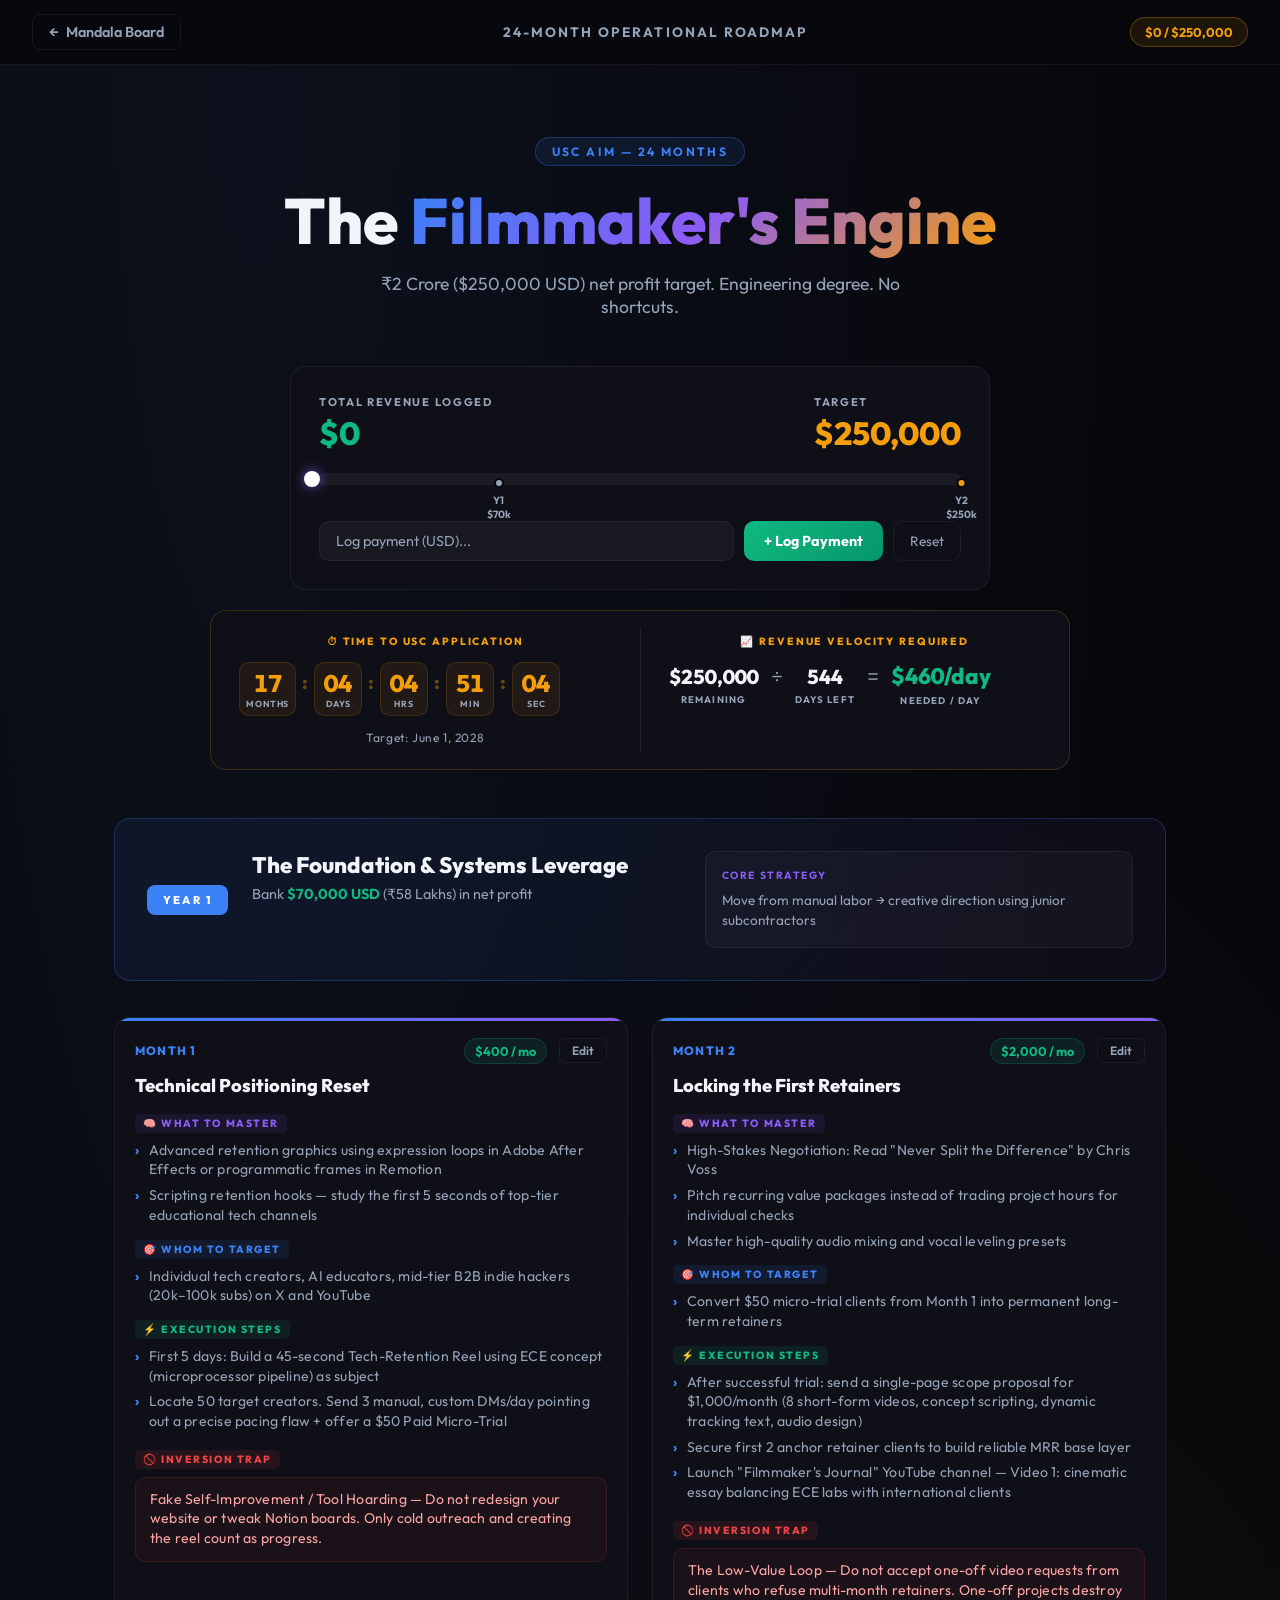
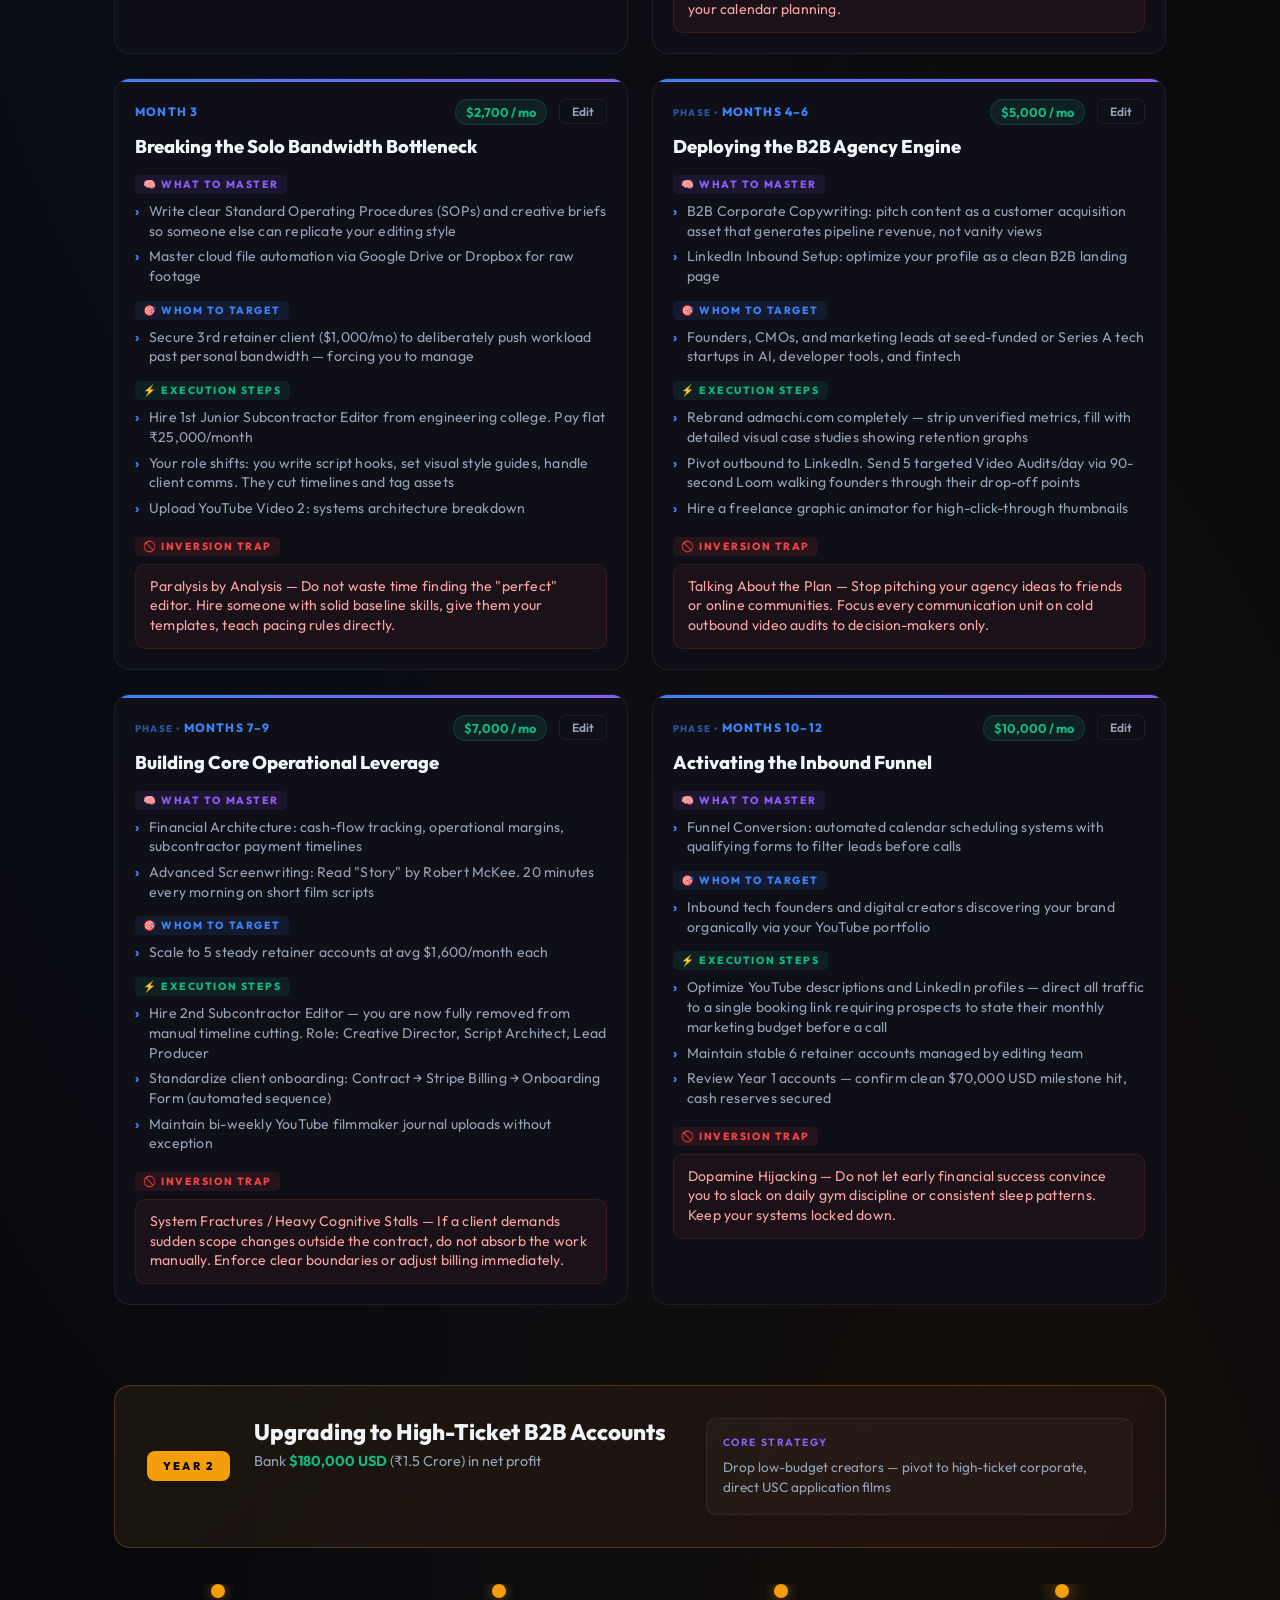
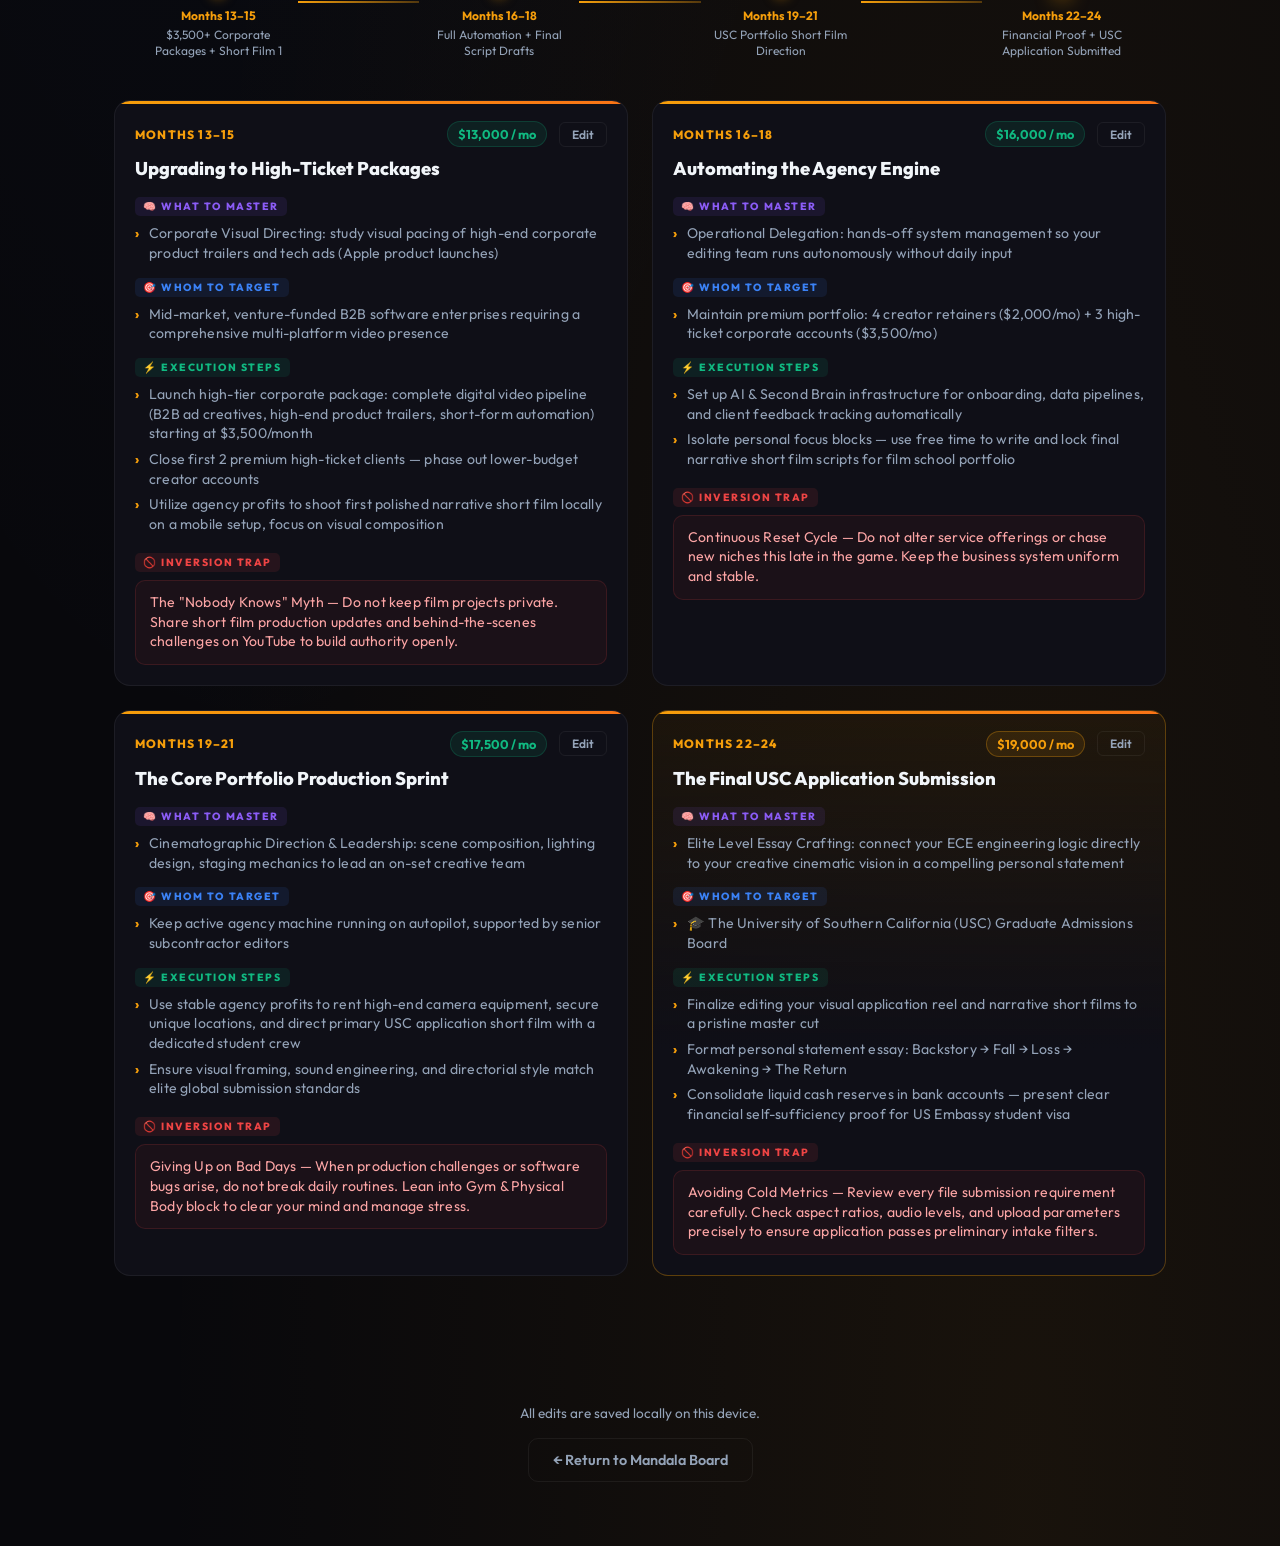
<file: roadmap.html>
<!DOCTYPE html>
<html lang="en">
<head>
  <meta charset="UTF-8">
  <meta name="viewport" content="width=device-width, initial-scale=1.0">
  <title>24-Month Roadmap | The Filmmaker's Grid</title>
  <link rel="manifest" href="manifest.json">
  <meta name="theme-color" content="#0a0a0a">
  <link rel="preconnect" href="https://fonts.googleapis.com">
  <link rel="preconnect" href="https://fonts.gstatic.com" crossorigin>
  <link href="https://fonts.googleapis.com/css2?family=Outfit:wght@300;400;600;800&display=swap" rel="stylesheet">
  <link rel="stylesheet" href="roadmap.css?v=3">
</head>
<body>

  <!-- 3 AM Lockout Overlay -->
  <div id="lockout-overlay" class="lockout-overlay" style="display:none;">
    <div class="lockout-content">
      <div class="lockout-icon">⚠️</div>
      <h1>"Screen Glare at 3 AM</h1>
      <h2>Dehydration Migraine</h2>
      <h3>System Failure."</h3>
      <p>Your inversion grid flagged this session. Interface locked until 6:00 AM.</p>
      <p class="lockout-time" id="lockout-time"></p>
    </div>
  </div>

  <!-- Nav -->
  <nav class="roadmap-nav">
    <a href="index.html" class="back-btn">
      <span>←</span> Mandala Board
    </a>
    <div class="nav-title">24-Month Operational Roadmap</div>
    <div class="nav-right">
      <div class="progress-pill">
        <span id="nav-progress-text">$0 / $250,000</span>
      </div>
    </div>
  </nav>

  <!-- Hero -->
  <header class="roadmap-hero">
    <div class="hero-badge">USC AIM — 24 MONTHS</div>
    <h1>The <span class="gradient-text">Filmmaker's Engine</span></h1>
    <p>₹2 Crore ($250,000 USD) net profit target. Engineering degree. No shortcuts.</p>

    <!-- Revenue Progress Bar -->
    <div class="revenue-tracker">
      <div class="revenue-header">
        <div>
          <div class="revenue-label">TOTAL REVENUE LOGGED</div>
          <div class="revenue-amount" id="revenue-display">$0</div>
        </div>
        <div class="revenue-target">
          <div class="revenue-label">TARGET</div>
          <div class="revenue-amount target">$250,000</div>
        </div>
      </div>
      <div class="progress-bar-track">
        <div class="progress-bar-fill" id="progress-bar-fill"></div>
        <div class="progress-bar-milestone" style="left: 28%">
          <div class="milestone-dot"></div>
          <div class="milestone-label">Y1<br/>$70k</div>
        </div>
        <div class="progress-bar-milestone" style="left: 100%">
          <div class="milestone-dot gold"></div>
          <div class="milestone-label">Y2<br/>$250k</div>
        </div>
      </div>
      <div class="revenue-actions">
        <input type="number" id="revenue-input" class="revenue-input" placeholder="Log payment (USD)..." min="0">
        <button id="log-revenue-btn" class="log-revenue-btn">+ Log Payment</button>
        <button id="reset-revenue-btn" class="reset-btn">Reset</button>
      </div>
    </div>

    <!-- USC Countdown Widget -->
    <div class="usc-widget">
      <div class="usc-countdown-block">
        <div class="usc-label">⏱ TIME TO USC APPLICATION</div>
        <div class="usc-timer" id="usc-timer">
          <div class="usc-unit"><span id="usc-months">--</span><small>months</small></div>
          <div class="usc-sep">:</div>
          <div class="usc-unit"><span id="usc-days">--</span><small>days</small></div>
          <div class="usc-sep">:</div>
          <div class="usc-unit"><span id="usc-hours">--</span><small>hrs</small></div>
          <div class="usc-sep">:</div>
          <div class="usc-unit"><span id="usc-mins">--</span><small>min</small></div>
          <div class="usc-sep">:</div>
          <div class="usc-unit"><span id="usc-secs">--</span><small>sec</small></div>
        </div>
        <div class="usc-deadline">Target: June 1, 2028</div>
      </div>

      <div class="usc-divider"></div>

      <div class="usc-velocity-block">
        <div class="usc-label">📈 REVENUE VELOCITY REQUIRED</div>
        <div class="velocity-row">
          <div class="velocity-stat">
            <div class="velocity-value" id="vel-remaining">$250,000</div>
            <div class="velocity-key">REMAINING</div>
          </div>
          <div class="velocity-op">÷</div>
          <div class="velocity-stat">
            <div class="velocity-value" id="vel-days">---</div>
            <div class="velocity-key">DAYS LEFT</div>
          </div>
          <div class="velocity-op">=</div>
          <div class="velocity-stat highlight">
            <div class="velocity-value" id="vel-per-day">---</div>
            <div class="velocity-key">NEEDED / DAY</div>
          </div>
        </div>
        <div class="velocity-alert" id="velocity-alert"></div>
      </div>
    </div>
  </header>

  <!-- Year 1 -->
  <section class="year-section" id="year1">
    <div class="year-header year1-header">
      <div class="year-badge">YEAR 1</div>
      <div class="year-info">
        <h2>The Foundation & Systems Leverage</h2>
        <p>Bank <strong>$70,000 USD</strong> (₹58 Lakhs) in net profit</p>
      </div>
      <div class="year-strategy">
        <span class="strategy-label">CORE STRATEGY</span>
        Move from manual labor → creative direction using junior subcontractors
      </div>
    </div>

    <div class="months-grid" id="months-grid-y1">

      <!-- Month 1 -->
      <div class="month-card" data-month="1">
        <div class="month-header">
          <div class="month-num">Month 1</div>
          <div class="month-target">$400 / mo</div>
          <button class="month-edit-btn" onclick="toggleEdit(this)">Edit</button>
        </div>
        <div class="month-title-display">Technical Positioning Reset</div>
        <input class="month-title-input" style="display:none;" value="Technical Positioning Reset">

        <div class="month-body">
          <div class="month-section">
            <div class="section-label learn-label">🧠 WHAT TO MASTER</div>
            <ul class="month-list editable-list">
              <li>Advanced retention graphics using expression loops in Adobe After Effects or programmatic frames in Remotion</li>
              <li>Scripting retention hooks — study the first 5 seconds of top-tier educational tech channels</li>
            </ul>
          </div>
          <div class="month-section">
            <div class="section-label target-label">🎯 WHOM TO TARGET</div>
            <ul class="month-list editable-list">
              <li>Individual tech creators, AI educators, mid-tier B2B indie hackers (20k–100k subs) on X and YouTube</li>
            </ul>
          </div>
          <div class="month-section">
            <div class="section-label exec-label">⚡ EXECUTION STEPS</div>
            <ul class="month-list editable-list">
              <li>First 5 days: Build a 45-second Tech-Retention Reel using ECE concept (microprocessor pipeline) as subject</li>
              <li>Locate 50 target creators. Send 3 manual, custom DMs/day pointing out a precise pacing flaw + offer a $50 Paid Micro-Trial</li>
            </ul>
          </div>
          <div class="month-section inversion-section">
            <div class="section-label inv-label">🚫 INVERSION TRAP</div>
            <div class="inversion-trap editable-trap">Fake Self-Improvement / Tool Hoarding — Do not redesign your website or tweak Notion boards. Only cold outreach and creating the reel count as progress.</div>
          </div>
        </div>
      </div>

      <!-- Month 2 -->
      <div class="month-card" data-month="2">
        <div class="month-header">
          <div class="month-num">Month 2</div>
          <div class="month-target">$2,000 / mo</div>
          <button class="month-edit-btn" onclick="toggleEdit(this)">Edit</button>
        </div>
        <div class="month-title-display">Locking the First Retainers</div>
        <input class="month-title-input" style="display:none;" value="Locking the First Retainers">

        <div class="month-body">
          <div class="month-section">
            <div class="section-label learn-label">🧠 WHAT TO MASTER</div>
            <ul class="month-list editable-list">
              <li>High-Stakes Negotiation: Read "Never Split the Difference" by Chris Voss</li>
              <li>Pitch recurring value packages instead of trading project hours for individual checks</li>
              <li>Master high-quality audio mixing and vocal leveling presets</li>
            </ul>
          </div>
          <div class="month-section">
            <div class="section-label target-label">🎯 WHOM TO TARGET</div>
            <ul class="month-list editable-list">
              <li>Convert $50 micro-trial clients from Month 1 into permanent long-term retainers</li>
            </ul>
          </div>
          <div class="month-section">
            <div class="section-label exec-label">⚡ EXECUTION STEPS</div>
            <ul class="month-list editable-list">
              <li>After successful trial: send a single-page scope proposal for $1,000/month (8 short-form videos, concept scripting, dynamic tracking text, audio design)</li>
              <li>Secure first 2 anchor retainer clients to build reliable MRR base layer</li>
              <li>Launch "Filmmaker's Journal" YouTube channel — Video 1: cinematic essay balancing ECE labs with international clients</li>
            </ul>
          </div>
          <div class="month-section inversion-section">
            <div class="section-label inv-label">🚫 INVERSION TRAP</div>
            <div class="inversion-trap editable-trap">The Low-Value Loop — Do not accept one-off video requests from clients who refuse multi-month retainers. One-off projects destroy your calendar planning.</div>
          </div>
        </div>
      </div>

      <!-- Month 3 -->
      <div class="month-card" data-month="3">
        <div class="month-header">
          <div class="month-num">Month 3</div>
          <div class="month-target">$2,700 / mo</div>
          <button class="month-edit-btn" onclick="toggleEdit(this)">Edit</button>
        </div>
        <div class="month-title-display">Breaking the Solo Bandwidth Bottleneck</div>
        <input class="month-title-input" style="display:none;" value="Breaking the Solo Bandwidth Bottleneck">

        <div class="month-body">
          <div class="month-section">
            <div class="section-label learn-label">🧠 WHAT TO MASTER</div>
            <ul class="month-list editable-list">
              <li>Write clear Standard Operating Procedures (SOPs) and creative briefs so someone else can replicate your editing style</li>
              <li>Master cloud file automation via Google Drive or Dropbox for raw footage</li>
            </ul>
          </div>
          <div class="month-section">
            <div class="section-label target-label">🎯 WHOM TO TARGET</div>
            <ul class="month-list editable-list">
              <li>Secure 3rd retainer client ($1,000/mo) to deliberately push workload past personal bandwidth — forcing you to manage</li>
            </ul>
          </div>
          <div class="month-section">
            <div class="section-label exec-label">⚡ EXECUTION STEPS</div>
            <ul class="month-list editable-list">
              <li>Hire 1st Junior Subcontractor Editor from engineering college. Pay flat ₹25,000/month</li>
              <li>Your role shifts: you write script hooks, set visual style guides, handle client comms. They cut timelines and tag assets</li>
              <li>Upload YouTube Video 2: systems architecture breakdown</li>
            </ul>
          </div>
          <div class="month-section inversion-section">
            <div class="section-label inv-label">🚫 INVERSION TRAP</div>
            <div class="inversion-trap editable-trap">Paralysis by Analysis — Do not waste time finding the "perfect" editor. Hire someone with solid baseline skills, give them your templates, teach pacing rules directly.</div>
          </div>
        </div>
      </div>

      <!-- Months 4-6 -->
      <div class="month-card phase-card" data-month="4">
        <div class="month-header">
          <div class="month-num">Months 4–6</div>
          <div class="month-target">$5,000 / mo</div>
          <button class="month-edit-btn" onclick="toggleEdit(this)">Edit</button>
        </div>
        <div class="month-title-display">Deploying the B2B Agency Engine</div>
        <input class="month-title-input" style="display:none;" value="Deploying the B2B Agency Engine">

        <div class="month-body">
          <div class="month-section">
            <div class="section-label learn-label">🧠 WHAT TO MASTER</div>
            <ul class="month-list editable-list">
              <li>B2B Corporate Copywriting: pitch content as a customer acquisition asset that generates pipeline revenue, not vanity views</li>
              <li>LinkedIn Inbound Setup: optimize your profile as a clean B2B landing page</li>
            </ul>
          </div>
          <div class="month-section">
            <div class="section-label target-label">🎯 WHOM TO TARGET</div>
            <ul class="month-list editable-list">
              <li>Founders, CMOs, and marketing leads at seed-funded or Series A tech startups in AI, developer tools, and fintech</li>
            </ul>
          </div>
          <div class="month-section">
            <div class="section-label exec-label">⚡ EXECUTION STEPS</div>
            <ul class="month-list editable-list">
              <li>Rebrand admachi.com completely — strip unverified metrics, fill with detailed visual case studies showing retention graphs</li>
              <li>Pivot outbound to LinkedIn. Send 5 targeted Video Audits/day via 90-second Loom walking founders through their drop-off points</li>
              <li>Hire a freelance graphic animator for high-click-through thumbnails</li>
            </ul>
          </div>
          <div class="month-section inversion-section">
            <div class="section-label inv-label">🚫 INVERSION TRAP</div>
            <div class="inversion-trap editable-trap">Talking About the Plan — Stop pitching your agency ideas to friends or online communities. Focus every communication unit on cold outbound video audits to decision-makers only.</div>
          </div>
        </div>
      </div>

      <!-- Months 7-9 -->
      <div class="month-card phase-card" data-month="7">
        <div class="month-header">
          <div class="month-num">Months 7–9</div>
          <div class="month-target">$7,000 / mo</div>
          <button class="month-edit-btn" onclick="toggleEdit(this)">Edit</button>
        </div>
        <div class="month-title-display">Building Core Operational Leverage</div>
        <input class="month-title-input" style="display:none;" value="Building Core Operational Leverage">

        <div class="month-body">
          <div class="month-section">
            <div class="section-label learn-label">🧠 WHAT TO MASTER</div>
            <ul class="month-list editable-list">
              <li>Financial Architecture: cash-flow tracking, operational margins, subcontractor payment timelines</li>
              <li>Advanced Screenwriting: Read "Story" by Robert McKee. 20 minutes every morning on short film scripts</li>
            </ul>
          </div>
          <div class="month-section">
            <div class="section-label target-label">🎯 WHOM TO TARGET</div>
            <ul class="month-list editable-list">
              <li>Scale to 5 steady retainer accounts at avg $1,600/month each</li>
            </ul>
          </div>
          <div class="month-section">
            <div class="section-label exec-label">⚡ EXECUTION STEPS</div>
            <ul class="month-list editable-list">
              <li>Hire 2nd Subcontractor Editor — you are now fully removed from manual timeline cutting. Role: Creative Director, Script Architect, Lead Producer</li>
              <li>Standardize client onboarding: Contract → Stripe Billing → Onboarding Form (automated sequence)</li>
              <li>Maintain bi-weekly YouTube filmmaker journal uploads without exception</li>
            </ul>
          </div>
          <div class="month-section inversion-section">
            <div class="section-label inv-label">🚫 INVERSION TRAP</div>
            <div class="inversion-trap editable-trap">System Fractures / Heavy Cognitive Stalls — If a client demands sudden scope changes outside the contract, do not absorb the work manually. Enforce clear boundaries or adjust billing immediately.</div>
          </div>
        </div>
      </div>

      <!-- Months 10-12 -->
      <div class="month-card phase-card" data-month="10">
        <div class="month-header">
          <div class="month-num">Months 10–12</div>
          <div class="month-target">$10,000 / mo</div>
          <button class="month-edit-btn" onclick="toggleEdit(this)">Edit</button>
        </div>
        <div class="month-title-display">Activating the Inbound Funnel</div>
        <input class="month-title-input" style="display:none;" value="Activating the Inbound Funnel">

        <div class="month-body">
          <div class="month-section">
            <div class="section-label learn-label">🧠 WHAT TO MASTER</div>
            <ul class="month-list editable-list">
              <li>Funnel Conversion: automated calendar scheduling systems with qualifying forms to filter leads before calls</li>
            </ul>
          </div>
          <div class="month-section">
            <div class="section-label target-label">🎯 WHOM TO TARGET</div>
            <ul class="month-list editable-list">
              <li>Inbound tech founders and digital creators discovering your brand organically via your YouTube portfolio</li>
            </ul>
          </div>
          <div class="month-section">
            <div class="section-label exec-label">⚡ EXECUTION STEPS</div>
            <ul class="month-list editable-list">
              <li>Optimize YouTube descriptions and LinkedIn profiles — direct all traffic to a single booking link requiring prospects to state their monthly marketing budget before a call</li>
              <li>Maintain stable 6 retainer accounts managed by editing team</li>
              <li>Review Year 1 accounts — confirm clean $70,000 USD milestone hit, cash reserves secured</li>
            </ul>
          </div>
          <div class="month-section inversion-section">
            <div class="section-label inv-label">🚫 INVERSION TRAP</div>
            <div class="inversion-trap editable-trap">Dopamine Hijacking — Do not let early financial success convince you to slack on daily gym discipline or consistent sleep patterns. Keep your systems locked down.</div>
          </div>
        </div>
      </div>

    </div>
  </section>

  <!-- Year 2 -->
  <section class="year-section" id="year2">
    <div class="year-header year2-header">
      <div class="year-badge y2-badge">YEAR 2</div>
      <div class="year-info">
        <h2>Upgrading to High-Ticket B2B Accounts</h2>
        <p>Bank <strong>$180,000 USD</strong> (₹1.5 Crore) in net profit</p>
      </div>
      <div class="year-strategy">
        <span class="strategy-label">CORE STRATEGY</span>
        Drop low-budget creators — pivot to high-ticket corporate, direct USC application films
      </div>
    </div>

    <!-- Year 2 Pipeline Timeline -->
    <div class="pipeline-timeline">
      <div class="pipeline-step">
        <div class="pipeline-dot"></div>
        <div class="pipeline-label">Months 13–15</div>
        <div class="pipeline-desc">$3,500+ Corporate Packages + Short Film 1</div>
      </div>
      <div class="pipeline-connector"></div>
      <div class="pipeline-step">
        <div class="pipeline-dot"></div>
        <div class="pipeline-label">Months 16–18</div>
        <div class="pipeline-desc">Full Automation + Final Script Drafts</div>
      </div>
      <div class="pipeline-connector"></div>
      <div class="pipeline-step">
        <div class="pipeline-dot"></div>
        <div class="pipeline-label">Months 19–21</div>
        <div class="pipeline-desc">USC Portfolio Short Film Direction</div>
      </div>
      <div class="pipeline-connector"></div>
      <div class="pipeline-step">
        <div class="pipeline-dot gold-dot"></div>
        <div class="pipeline-label">Months 22–24</div>
        <div class="pipeline-desc">Financial Proof + USC Application Submitted</div>
      </div>
    </div>

    <div class="months-grid" id="months-grid-y2">

      <!-- Months 13-15 -->
      <div class="month-card y2-card" data-month="13">
        <div class="month-header">
          <div class="month-num">Months 13–15</div>
          <div class="month-target">$13,000 / mo</div>
          <button class="month-edit-btn" onclick="toggleEdit(this)">Edit</button>
        </div>
        <div class="month-title-display">Upgrading to High-Ticket Packages</div>
        <input class="month-title-input" style="display:none;" value="Upgrading to High-Ticket Packages">

        <div class="month-body">
          <div class="month-section">
            <div class="section-label learn-label">🧠 WHAT TO MASTER</div>
            <ul class="month-list editable-list">
              <li>Corporate Visual Directing: study visual pacing of high-end corporate product trailers and tech ads (Apple product launches)</li>
            </ul>
          </div>
          <div class="month-section">
            <div class="section-label target-label">🎯 WHOM TO TARGET</div>
            <ul class="month-list editable-list">
              <li>Mid-market, venture-funded B2B software enterprises requiring a comprehensive multi-platform video presence</li>
            </ul>
          </div>
          <div class="month-section">
            <div class="section-label exec-label">⚡ EXECUTION STEPS</div>
            <ul class="month-list editable-list">
              <li>Launch high-tier corporate package: complete digital video pipeline (B2B ad creatives, high-end product trailers, short-form automation) starting at $3,500/month</li>
              <li>Close first 2 premium high-ticket clients — phase out lower-budget creator accounts</li>
              <li>Utilize agency profits to shoot first polished narrative short film locally on a mobile setup, focus on visual composition</li>
            </ul>
          </div>
          <div class="month-section inversion-section">
            <div class="section-label inv-label">🚫 INVERSION TRAP</div>
            <div class="inversion-trap editable-trap">The "Nobody Knows" Myth — Do not keep film projects private. Share short film production updates and behind-the-scenes challenges on YouTube to build authority openly.</div>
          </div>
        </div>
      </div>

      <!-- Months 16-18 -->
      <div class="month-card y2-card" data-month="16">
        <div class="month-header">
          <div class="month-num">Months 16–18</div>
          <div class="month-target">$16,000 / mo</div>
          <button class="month-edit-btn" onclick="toggleEdit(this)">Edit</button>
        </div>
        <div class="month-title-display">Automating the Agency Engine</div>
        <input class="month-title-input" style="display:none;" value="Automating the Agency Engine">

        <div class="month-body">
          <div class="month-section">
            <div class="section-label learn-label">🧠 WHAT TO MASTER</div>
            <ul class="month-list editable-list">
              <li>Operational Delegation: hands-off system management so your editing team runs autonomously without daily input</li>
            </ul>
          </div>
          <div class="month-section">
            <div class="section-label target-label">🎯 WHOM TO TARGET</div>
            <ul class="month-list editable-list">
              <li>Maintain premium portfolio: 4 creator retainers ($2,000/mo) + 3 high-ticket corporate accounts ($3,500/mo)</li>
            </ul>
          </div>
          <div class="month-section">
            <div class="section-label exec-label">⚡ EXECUTION STEPS</div>
            <ul class="month-list editable-list">
              <li>Set up AI & Second Brain infrastructure for onboarding, data pipelines, and client feedback tracking automatically</li>
              <li>Isolate personal focus blocks — use free time to write and lock final narrative short film scripts for film school portfolio</li>
            </ul>
          </div>
          <div class="month-section inversion-section">
            <div class="section-label inv-label">🚫 INVERSION TRAP</div>
            <div class="inversion-trap editable-trap">Continuous Reset Cycle — Do not alter service offerings or chase new niches this late in the game. Keep the business system uniform and stable.</div>
          </div>
        </div>
      </div>

      <!-- Months 19-21 -->
      <div class="month-card y2-card" data-month="19">
        <div class="month-header">
          <div class="month-num">Months 19–21</div>
          <div class="month-target">$17,500 / mo</div>
          <button class="month-edit-btn" onclick="toggleEdit(this)">Edit</button>
        </div>
        <div class="month-title-display">The Core Portfolio Production Sprint</div>
        <input class="month-title-input" style="display:none;" value="The Core Portfolio Production Sprint">

        <div class="month-body">
          <div class="month-section">
            <div class="section-label learn-label">🧠 WHAT TO MASTER</div>
            <ul class="month-list editable-list">
              <li>Cinematographic Direction & Leadership: scene composition, lighting design, staging mechanics to lead an on-set creative team</li>
            </ul>
          </div>
          <div class="month-section">
            <div class="section-label target-label">🎯 WHOM TO TARGET</div>
            <ul class="month-list editable-list">
              <li>Keep active agency machine running on autopilot, supported by senior subcontractor editors</li>
            </ul>
          </div>
          <div class="month-section">
            <div class="section-label exec-label">⚡ EXECUTION STEPS</div>
            <ul class="month-list editable-list">
              <li>Use stable agency profits to rent high-end camera equipment, secure unique locations, and direct primary USC application short film with a dedicated student crew</li>
              <li>Ensure visual framing, sound engineering, and directorial style match elite global submission standards</li>
            </ul>
          </div>
          <div class="month-section inversion-section">
            <div class="section-label inv-label">🚫 INVERSION TRAP</div>
            <div class="inversion-trap editable-trap">Giving Up on Bad Days — When production challenges or software bugs arise, do not break daily routines. Lean into Gym & Physical Body block to clear your mind and manage stress.</div>
          </div>
        </div>
      </div>

      <!-- Months 22-24 -->
      <div class="month-card y2-card finale-card" data-month="22">
        <div class="month-header">
          <div class="month-num">Months 22–24</div>
          <div class="month-target gold-target">$19,000 / mo</div>
          <button class="month-edit-btn" onclick="toggleEdit(this)">Edit</button>
        </div>
        <div class="month-title-display">The Final USC Application Submission</div>
        <input class="month-title-input" style="display:none;" value="The Final USC Application Submission">

        <div class="month-body">
          <div class="month-section">
            <div class="section-label learn-label">🧠 WHAT TO MASTER</div>
            <ul class="month-list editable-list">
              <li>Elite Level Essay Crafting: connect your ECE engineering logic directly to your creative cinematic vision in a compelling personal statement</li>
            </ul>
          </div>
          <div class="month-section">
            <div class="section-label target-label">🎯 WHOM TO TARGET</div>
            <ul class="month-list editable-list">
              <li>🎓 The University of Southern California (USC) Graduate Admissions Board</li>
            </ul>
          </div>
          <div class="month-section">
            <div class="section-label exec-label">⚡ EXECUTION STEPS</div>
            <ul class="month-list editable-list">
              <li>Finalize editing your visual application reel and narrative short films to a pristine master cut</li>
              <li>Format personal statement essay: Backstory → Fall → Loss → Awakening → The Return</li>
              <li>Consolidate liquid cash reserves in bank accounts — present clear financial self-sufficiency proof for US Embassy student visa</li>
            </ul>
          </div>
          <div class="month-section inversion-section">
            <div class="section-label inv-label">🚫 INVERSION TRAP</div>
            <div class="inversion-trap editable-trap">Avoiding Cold Metrics — Review every file submission requirement carefully. Check aspect ratios, audio levels, and upload parameters precisely to ensure application passes preliminary intake filters.</div>
          </div>
        </div>
      </div>

    </div>
  </section>

  <footer class="roadmap-footer">
    <p>All edits are saved locally on this device.</p>
    <a href="index.html" class="back-btn-footer">← Return to Mandala Board</a>
  </footer>

  <script src="roadmap.js?v=3"></script>
</body>
</html>
</file>
<file: roadmap.css>
/* ============================================
   ROADMAP PAGE CSS — The Filmmaker's Engine
   ============================================ */

:root {
  --bg: #08080c;
  --surface: #0f0f17;
  --surface2: #161622;
  --border: rgba(255,255,255,0.06);
  --text: #f1f5f9;
  --muted: #94a3b8;
  --accent-blue: #3b82f6;
  --accent-purple: #8b5cf6;
  --accent-gold: #f59e0b;
  --accent-red: #ef4444;
  --accent-green: #10b981;
  --y1-color: #3b82f6;
  --y2-color: #f59e0b;
  --radius: 16px;
  --transition: all 0.35s cubic-bezier(0.2, 0.8, 0.2, 1);
}

* { box-sizing: border-box; margin: 0; padding: 0; }

body {
  font-family: 'Outfit', sans-serif;
  background: var(--bg);
  color: var(--text);
  min-height: 100vh;
  background-image:
    radial-gradient(ellipse at 20% 0%, rgba(59, 130, 246, 0.07) 0%, transparent 60%),
    radial-gradient(ellipse at 80% 100%, rgba(245, 158, 11, 0.07) 0%, transparent 60%);
}

/* ── NAV ── */
.roadmap-nav {
  position: sticky;
  top: 0;
  z-index: 100;
  display: flex;
  align-items: center;
  justify-content: space-between;
  padding: 14px 32px;
  background: rgba(8,8,12,0.85);
  backdrop-filter: blur(20px);
  border-bottom: 1px solid var(--border);
}

.back-btn {
  display: flex;
  align-items: center;
  gap: 8px;
  color: var(--muted);
  text-decoration: none;
  font-size: 0.9rem;
  font-weight: 600;
  transition: var(--transition);
  padding: 8px 16px;
  border-radius: 8px;
  border: 1px solid var(--border);
}
.back-btn:hover {
  color: var(--text);
  border-color: rgba(255,255,255,0.2);
  background: rgba(255,255,255,0.04);
}

.nav-title {
  font-size: 0.85rem;
  font-weight: 700;
  text-transform: uppercase;
  letter-spacing: 0.15em;
  color: var(--muted);
}

.progress-pill {
  font-size: 0.8rem;
  font-weight: 700;
  color: var(--accent-gold);
  background: rgba(245, 158, 11, 0.1);
  border: 1px solid rgba(245, 158, 11, 0.3);
  padding: 6px 14px;
  border-radius: 100px;
}

/* ── LOCKOUT OVERLAY ── */
.lockout-overlay {
  position: fixed;
  inset: 0;
  z-index: 9999;
  background: rgba(0,0,0,0.97);
  display: flex;
  align-items: center;
  justify-content: center;
  text-align: center;
}

.lockout-content {
  max-width: 500px;
  padding: 60px 40px;
}

.lockout-icon { font-size: 4rem; margin-bottom: 24px; }

.lockout-content h1 {
  font-size: 2rem;
  font-weight: 800;
  color: var(--accent-red);
  line-height: 1.3;
  margin-bottom: 8px;
}
.lockout-content h2 {
  font-size: 1.6rem;
  font-weight: 800;
  color: #f97316;
  margin-bottom: 8px;
}
.lockout-content h3 {
  font-size: 1.3rem;
  font-weight: 800;
  color: var(--accent-gold);
  margin-bottom: 32px;
}
.lockout-content p { color: var(--muted); font-size: 0.95rem; line-height: 1.7; }
.lockout-time { margin-top: 20px; font-size: 2rem; font-weight: 800; color: var(--accent-red); }

/* ── HERO ── */
.roadmap-hero {
  max-width: 1000px;
  margin: 0 auto;
  padding: 72px 32px 48px;
  text-align: center;
}

.hero-badge {
  display: inline-block;
  font-size: 0.75rem;
  font-weight: 700;
  letter-spacing: 0.2em;
  text-transform: uppercase;
  color: var(--accent-blue);
  background: rgba(59, 130, 246, 0.1);
  border: 1px solid rgba(59, 130, 246, 0.3);
  padding: 6px 16px;
  border-radius: 100px;
  margin-bottom: 20px;
}

.roadmap-hero h1 {
  font-size: clamp(2.5rem, 6vw, 4rem);
  font-weight: 800;
  line-height: 1.1;
  margin-bottom: 16px;
}

.gradient-text {
  background: linear-gradient(135deg, var(--accent-blue), var(--accent-purple), var(--accent-gold));
  -webkit-background-clip: text;
  -webkit-text-fill-color: transparent;
  background-clip: text;
}

.roadmap-hero > p {
  color: var(--muted);
  font-size: 1.1rem;
  margin-bottom: 48px;
  max-width: 600px;
  margin-left: auto;
  margin-right: auto;
}

/* ── REVENUE TRACKER ── */
.revenue-tracker {
  background: var(--surface);
  border: 1px solid var(--border);
  border-radius: var(--radius);
  padding: 28px;
  max-width: 700px;
  margin: 0 auto;
  text-align: left;
}

.revenue-header {
  display: flex;
  justify-content: space-between;
  align-items: flex-start;
  margin-bottom: 20px;
}

.revenue-label {
  font-size: 0.7rem;
  font-weight: 700;
  letter-spacing: 0.15em;
  text-transform: uppercase;
  color: var(--muted);
  margin-bottom: 4px;
}

.revenue-amount {
  font-size: 2rem;
  font-weight: 800;
  color: var(--accent-green);
}

.revenue-amount.target {
  color: var(--accent-gold);
}

.progress-bar-track {
  position: relative;
  height: 12px;
  background: rgba(255,255,255,0.05);
  border-radius: 100px;
  overflow: visible;
  margin-bottom: 36px;
}

.progress-bar-fill {
  height: 100%;
  border-radius: 100px;
  background: linear-gradient(90deg, var(--accent-blue), var(--accent-purple), var(--accent-gold));
  transition: width 0.8s cubic-bezier(0.2, 0.8, 0.2, 1);
  width: 0%;
  position: relative;
}

.progress-bar-fill::after {
  content: '';
  position: absolute;
  right: -1px;
  top: -2px;
  width: 16px;
  height: 16px;
  background: white;
  border-radius: 50%;
  box-shadow: 0 0 12px rgba(139, 92, 246, 0.8);
}

.progress-bar-milestone {
  position: absolute;
  top: 100%;
  transform: translateX(-50%);
  display: flex;
  flex-direction: column;
  align-items: center;
  margin-top: 4px;
}

.milestone-dot {
  width: 10px;
  height: 10px;
  border-radius: 50%;
  background: var(--muted);
  margin-bottom: 6px;
  margin-top: -11px;
  border: 2px solid var(--bg);
  flex-shrink: 0;
}

.milestone-dot.gold { background: var(--accent-gold); }

.milestone-label {
  font-size: 0.65rem;
  font-weight: 700;
  color: var(--muted);
  text-align: center;
  line-height: 1.3;
  white-space: nowrap;
}

.revenue-actions {
  display: flex;
  gap: 10px;
  flex-wrap: wrap;
}

.revenue-input {
  flex: 1;
  min-width: 160px;
  background: rgba(255,255,255,0.04);
  border: 1px solid var(--border);
  border-radius: 10px;
  color: var(--text);
  font-family: 'Outfit', sans-serif;
  font-size: 0.9rem;
  padding: 10px 16px;
  outline: none;
  transition: var(--transition);
}
.revenue-input:focus { border-color: var(--accent-blue); }
.revenue-input::placeholder { color: var(--muted); }

.log-revenue-btn {
  background: linear-gradient(135deg, var(--accent-green), #059669);
  color: white;
  border: none;
  border-radius: 10px;
  font-family: 'Outfit', sans-serif;
  font-size: 0.9rem;
  font-weight: 700;
  padding: 10px 20px;
  cursor: pointer;
  transition: var(--transition);
}
.log-revenue-btn:hover { transform: translateY(-2px); box-shadow: 0 8px 20px rgba(16, 185, 129, 0.3); }

.reset-btn {
  background: transparent;
  color: var(--muted);
  border: 1px solid var(--border);
  border-radius: 10px;
  font-family: 'Outfit', sans-serif;
  font-size: 0.85rem;
  padding: 10px 16px;
  cursor: pointer;
  transition: var(--transition);
}
.reset-btn:hover { border-color: var(--accent-red); color: var(--accent-red); }

/* ── YEAR SECTION ── */
.year-section {
  max-width: 1100px;
  margin: 0 auto 80px;
  padding: 0 24px;
}

.year-header {
  display: grid;
  grid-template-columns: auto 1fr 1fr;
  gap: 24px;
  align-items: start;
  padding: 32px;
  border-radius: var(--radius);
  margin-bottom: 36px;
  border: 1px solid;
}

.year1-header {
  background: linear-gradient(135deg, rgba(59, 130, 246, 0.08), rgba(139, 92, 246, 0.05));
  border-color: rgba(59, 130, 246, 0.25);
}

.year2-header {
  background: linear-gradient(135deg, rgba(245, 158, 11, 0.08), rgba(239, 68, 68, 0.05));
  border-color: rgba(245, 158, 11, 0.25);
}

.year-badge {
  font-size: 0.7rem;
  font-weight: 800;
  letter-spacing: 0.2em;
  background: var(--accent-blue);
  color: white;
  padding: 8px 16px;
  border-radius: 8px;
  align-self: center;
  white-space: nowrap;
}

.y2-badge { background: var(--accent-gold); color: #000; }

.year-info h2 {
  font-size: 1.4rem;
  font-weight: 800;
  margin-bottom: 6px;
}

.year-info p { color: var(--muted); font-size: 0.9rem; }
.year-info strong { color: var(--accent-green); }

.year-strategy {
  background: rgba(255,255,255,0.03);
  border: 1px solid var(--border);
  border-radius: 10px;
  padding: 16px;
  font-size: 0.85rem;
  color: var(--muted);
  line-height: 1.5;
}

.strategy-label {
  display: block;
  font-size: 0.65rem;
  font-weight: 700;
  letter-spacing: 0.15em;
  text-transform: uppercase;
  color: var(--accent-purple);
  margin-bottom: 6px;
}

/* ── PIPELINE TIMELINE ── */
.pipeline-timeline {
  display: flex;
  align-items: center;
  justify-content: center;
  gap: 0;
  padding: 0 24px;
  margin-bottom: 40px;
  overflow-x: auto;
}

.pipeline-step {
  display: flex;
  flex-direction: column;
  align-items: center;
  text-align: center;
  min-width: 160px;
}

.pipeline-dot {
  width: 14px;
  height: 14px;
  border-radius: 50%;
  background: var(--accent-gold);
  margin-bottom: 10px;
  box-shadow: 0 0 12px rgba(245, 158, 11, 0.5);
  flex-shrink: 0;
}

.gold-dot { background: var(--accent-gold); box-shadow: 0 0 20px rgba(245, 158, 11, 0.8); }

.pipeline-label {
  font-size: 0.75rem;
  font-weight: 700;
  color: var(--accent-gold);
  margin-bottom: 4px;
}

.pipeline-desc {
  font-size: 0.75rem;
  color: var(--muted);
  max-width: 140px;
  line-height: 1.4;
}

.pipeline-connector {
  flex: 1;
  height: 2px;
  background: linear-gradient(90deg, var(--accent-gold), rgba(245, 158, 11, 0.3));
  min-width: 20px;
  margin-bottom: 40px;
}

/* ── MONTH CARDS ── */
.months-grid {
  display: grid;
  grid-template-columns: repeat(auto-fill, minmax(440px, 1fr));
  gap: 24px;
}

.month-card {
  background: var(--surface);
  border: 1px solid var(--border);
  border-radius: var(--radius);
  overflow: hidden;
  transition: var(--transition);
  position: relative;
}

.month-card::before {
  content: '';
  position: absolute;
  top: 0;
  left: 0;
  right: 0;
  height: 3px;
  background: linear-gradient(90deg, var(--y1-color), var(--accent-purple));
}

.y2-card::before {
  background: linear-gradient(90deg, var(--y2-color), #f97316);
}

.month-card:hover {
  border-color: rgba(255,255,255,0.12);
  transform: translateY(-3px);
  box-shadow: 0 20px 40px rgba(0,0,0,0.4);
}

.month-header {
  display: flex;
  align-items: center;
  gap: 12px;
  padding: 20px 20px 0;
}

.month-num {
  font-size: 0.75rem;
  font-weight: 800;
  letter-spacing: 0.1em;
  text-transform: uppercase;
  color: var(--accent-blue);
  flex: 1;
}

.y2-card .month-num { color: var(--accent-gold); }

.month-target {
  font-size: 0.8rem;
  font-weight: 700;
  color: var(--accent-green);
  background: rgba(16, 185, 129, 0.1);
  border: 1px solid rgba(16, 185, 129, 0.2);
  padding: 4px 10px;
  border-radius: 100px;
}

.gold-target {
  color: var(--accent-gold);
  background: rgba(245, 158, 11, 0.1);
  border: 1px solid rgba(245, 158, 11, 0.3);
}

.month-edit-btn {
  background: transparent;
  color: var(--muted);
  border: 1px solid var(--border);
  border-radius: 6px;
  font-family: 'Outfit', sans-serif;
  font-size: 0.75rem;
  font-weight: 600;
  padding: 4px 12px;
  cursor: pointer;
  transition: var(--transition);
}
.month-edit-btn:hover { border-color: var(--accent-blue); color: var(--accent-blue); }
.month-edit-btn.saving { border-color: var(--accent-green); color: var(--accent-green); }

.month-title-display {
  font-size: 1.15rem;
  font-weight: 800;
  padding: 10px 20px 16px;
  line-height: 1.3;
}

.month-title-input {
  width: calc(100% - 40px);
  margin: 10px 20px 16px;
  background: rgba(255,255,255,0.04);
  border: 1px dashed rgba(255,255,255,0.25);
  border-radius: 8px;
  color: var(--text);
  font-family: 'Outfit', sans-serif;
  font-size: 1.1rem;
  font-weight: 800;
  padding: 10px;
  outline: none;
  resize: none;
  transition: var(--transition);
}
.month-title-input:focus { border-color: var(--accent-blue); }

.month-body {
  padding: 0 20px 20px;
  display: flex;
  flex-direction: column;
  gap: 14px;
}

.month-section { display: flex; flex-direction: column; gap: 8px; }

.section-label {
  font-size: 0.65rem;
  font-weight: 800;
  letter-spacing: 0.15em;
  text-transform: uppercase;
  padding: 3px 8px;
  border-radius: 5px;
  display: inline-block;
  width: fit-content;
}

.learn-label { color: var(--accent-purple); background: rgba(139, 92, 246, 0.1); }
.target-label { color: var(--accent-blue); background: rgba(59, 130, 246, 0.1); }
.exec-label { color: var(--accent-green); background: rgba(16, 185, 129, 0.1); }
.inv-label { color: var(--accent-red); background: rgba(239, 68, 68, 0.1); }

.month-list {
  list-style: none;
  display: flex;
  flex-direction: column;
  gap: 6px;
}

.month-list li {
  font-size: 0.85rem;
  color: var(--muted);
  line-height: 1.55;
  padding-left: 14px;
  position: relative;
}
.month-list li::before {
  content: '›';
  position: absolute;
  left: 0;
  color: var(--accent-blue);
  font-weight: 800;
}

.y2-card .month-list li::before { color: var(--accent-gold); }

/* In edit mode */
.month-list.edit-mode li {
  padding-left: 0;
}
.month-list.edit-mode li::before { display: none; }

.step-item-input {
  width: 100%;
  background: rgba(255,255,255,0.03);
  border: 1px solid var(--border);
  border-radius: 6px;
  color: var(--text);
  font-family: 'Outfit', sans-serif;
  font-size: 0.85rem;
  padding: 8px 10px;
  outline: none;
  resize: vertical;
  min-height: 44px;
  transition: var(--transition);
}
.step-item-input:focus { border-color: var(--accent-blue); }

.add-item-btn {
  background: transparent;
  color: var(--accent-blue);
  border: 1px dashed rgba(59, 130, 246, 0.4);
  border-radius: 6px;
  font-family: 'Outfit', sans-serif;
  font-size: 0.8rem;
  padding: 6px 12px;
  cursor: pointer;
  margin-top: 4px;
  transition: var(--transition);
}
.add-item-btn:hover { background: rgba(59, 130, 246, 0.08); }

.inversion-section { margin-top: 4px; }

.inversion-trap {
  background: rgba(239, 68, 68, 0.05);
  border: 1px solid rgba(239, 68, 68, 0.15);
  border-radius: 10px;
  padding: 12px 14px;
  font-size: 0.83rem;
  color: #fca5a5;
  line-height: 1.6;
}

.inversion-trap-input {
  width: 100%;
  background: rgba(239, 68, 68, 0.05);
  border: 1px dashed rgba(239, 68, 68, 0.35);
  border-radius: 10px;
  color: #fca5a5;
  font-family: 'Outfit', sans-serif;
  font-size: 0.83rem;
  padding: 12px 14px;
  outline: none;
  resize: vertical;
  min-height: 80px;
  line-height: 1.6;
}
.inversion-trap-input:focus { border-color: var(--accent-red); }

.finale-card {
  border-color: rgba(245, 158, 11, 0.3);
  background: linear-gradient(180deg, rgba(245, 158, 11, 0.05) 0%, var(--surface) 60%);
}

/* ── FOOTER ── */
.roadmap-footer {
  text-align: center;
  padding: 48px 24px 64px;
  color: var(--muted);
  font-size: 0.85rem;
  display: flex;
  flex-direction: column;
  align-items: center;
  gap: 16px;
}

.back-btn-footer {
  display: inline-block;
  padding: 12px 24px;
  border: 1px solid var(--border);
  border-radius: 10px;
  color: var(--muted);
  text-decoration: none;
  font-size: 0.9rem;
  font-weight: 600;
  transition: var(--transition);
}
.back-btn-footer:hover {
  color: var(--text);
  border-color: rgba(255,255,255,0.2);
  background: rgba(255,255,255,0.04);
}

/* ── PHASE CARD BADGE ── */
.phase-card .month-num::before {
  content: 'PHASE • ';
  font-size: 0.6rem;
  opacity: 0.6;
}

/* ── RESPONSIVE ── */
@media (max-width: 768px) {
  .roadmap-nav { padding: 12px 16px; }
  .nav-title { display: none; }
  .roadmap-hero { padding: 48px 16px 32px; }
  .year-header { grid-template-columns: 1fr; gap: 16px; }
  .months-grid { grid-template-columns: 1fr; }
  .pipeline-timeline { flex-direction: column; }
  .pipeline-connector { width: 2px; height: 24px; min-width: unset; margin-bottom: 0; margin-right: 0; background: linear-gradient(180deg, var(--accent-gold), rgba(245,158,11,0.3)); }
}

/* UI / Typography Optimization � roadmap-card-step */
.roadmap-card-step,
.month-list li,
.inversion-trap {
  font-size: clamp(0.75rem, 1.1vw, 0.95rem);
  line-height: 1.4;
  letter-spacing: 0.015em;
}

/* -- USC Countdown Widget -- */
.usc-widget {
  display: flex;
  align-items: stretch;
  gap: 0;
  max-width: 860px;
  margin: 20px auto 0;
  background: var(--surface);
  border: 1px solid rgba(245, 158, 11, 0.2);
  border-radius: var(--radius);
  overflow: hidden;
}

.usc-countdown-block,
.usc-velocity-block {
  flex: 1;
  padding: 24px 28px;
  display: flex;
  flex-direction: column;
  gap: 14px;
}

.usc-divider {
  width: 1px;
  background: rgba(255,255,255,0.06);
  margin: 16px 0;
}

.usc-label {
  font-size: 0.65rem;
  font-weight: 800;
  letter-spacing: 0.18em;
  text-transform: uppercase;
  color: var(--accent-gold);
}

.usc-timer {
  display: flex;
  align-items: center;
  gap: 6px;
}

.usc-unit {
  display: flex;
  flex-direction: column;
  align-items: center;
  min-width: 48px;
  background: rgba(245, 158, 11, 0.08);
  border: 1px solid rgba(245, 158, 11, 0.15);
  border-radius: 10px;
  padding: 8px 6px 6px;
}

.usc-unit span {
  font-size: 1.5rem;
  font-weight: 800;
  color: var(--accent-gold);
  line-height: 1;
  font-variant-numeric: tabular-nums;
}

.usc-unit small {
  font-size: 0.55rem;
  font-weight: 700;
  letter-spacing: 0.1em;
  text-transform: uppercase;
  color: var(--muted);
  margin-top: 3px;
}

.usc-sep {
  font-size: 1.2rem;
  font-weight: 800;
  color: rgba(245, 158, 11, 0.4);
  margin-bottom: 14px;
}

.usc-deadline {
  font-size: 0.75rem;
  color: var(--muted);
  letter-spacing: 0.05em;
}

/* Velocity section */
.velocity-row {
  display: flex;
  align-items: center;
  gap: 12px;
  flex-wrap: wrap;
}

.velocity-stat {
  display: flex;
  flex-direction: column;
  align-items: center;
  gap: 4px;
}

.velocity-value {
  font-size: 1.25rem;
  font-weight: 800;
  color: var(--text);
  font-variant-numeric: tabular-nums;
}

.velocity-stat.highlight .velocity-value {
  color: var(--accent-green);
  font-size: 1.4rem;
}

.velocity-key {
  font-size: 0.6rem;
  font-weight: 700;
  letter-spacing: 0.12em;
  text-transform: uppercase;
  color: var(--muted);
}

.velocity-op {
  font-size: 1.4rem;
  font-weight: 300;
  color: var(--muted);
  margin-bottom: 16px;
}

.velocity-alert {
  font-size: 0.8rem;
  font-weight: 600;
  line-height: 1.5;
  min-height: 20px;
  border-radius: 8px;
  padding: 0;
  transition: all 0.4s ease;
}

.velocity-alert.on-track {
  color: var(--accent-green);
  background: rgba(16, 185, 129, 0.08);
  border: 1px solid rgba(16, 185, 129, 0.2);
  padding: 8px 12px;
}

.velocity-alert.behind {
  color: #fca5a5;
  background: rgba(239, 68, 68, 0.08);
  border: 1px solid rgba(239, 68, 68, 0.2);
  padding: 8px 12px;
}

@media (max-width: 640px) {
  .usc-widget { flex-direction: column; }
  .usc-divider { width: 100%; height: 1px; margin: 0 16px; }
  .usc-unit span { font-size: 1.2rem; }
  .usc-unit { min-width: 38px; }
}
</file>
